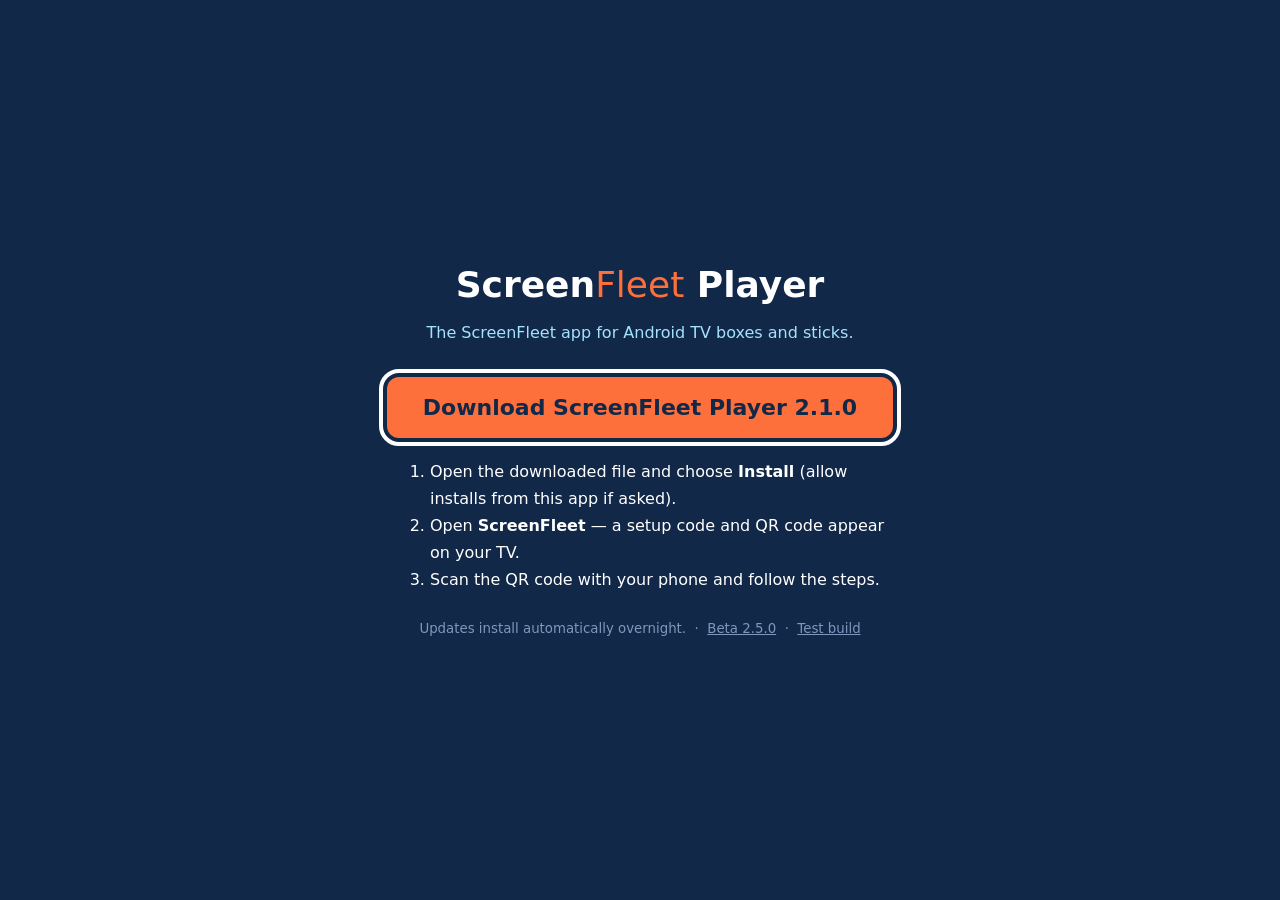
<file: android/index.html>
<!doctype html>
<html lang="en"><head><meta charset="utf-8"><meta name="viewport" content="width=device-width,initial-scale=1">
<title>ScreenFleet Player for Android</title>
<style>
 body{margin:0;background:#122849;color:#fff;font-family:Montserrat,system-ui,sans-serif;display:flex;min-height:100vh;align-items:center;justify-content:center;text-align:center}
 main{padding:32px;max-width:600px} h1{font-weight:800;font-size:36px;margin:0 0 8px} h1 span{font-weight:300;color:#FD703B}
 p{color:#A5E2FF;line-height:1.5} ol{color:#fff;text-align:left;line-height:1.7;margin:20px auto;max-width:460px}
 a.btn{display:inline-block;margin-top:16px;padding:18px 36px;border-radius:12px;background:#FD703B;color:#122849;font-weight:800;font-size:22px;text-decoration:none}
 a.btn:focus{outline:4px solid #fff;outline-offset:4px} small{display:block;margin-top:28px;color:#7F97BD} small a{color:#7F97BD}
</style></head><body><main>
<h1>Screen<span>Fleet</span> Player</h1>
<p>The ScreenFleet app for Android TV boxes and sticks.</p>
<a class="btn" href="latest.apk" autofocus>Download ScreenFleet Player 2.1.0</a>
<ol>
 <li>Open the downloaded file and choose <b>Install</b> (allow installs from this app if asked).</li>
 <li>Open <b>ScreenFleet</b> — a setup code and QR code appear on your TV.</li>
 <li>Scan the QR code with your phone and follow the steps.</li>
</ol>
<small>Updates install automatically overnight. &nbsp;·&nbsp; <a href="beta.apk">Beta 2.5.0</a> &nbsp;·&nbsp; <a href="dev.apk">Test build</a></small>
</main></body></html>
</file>
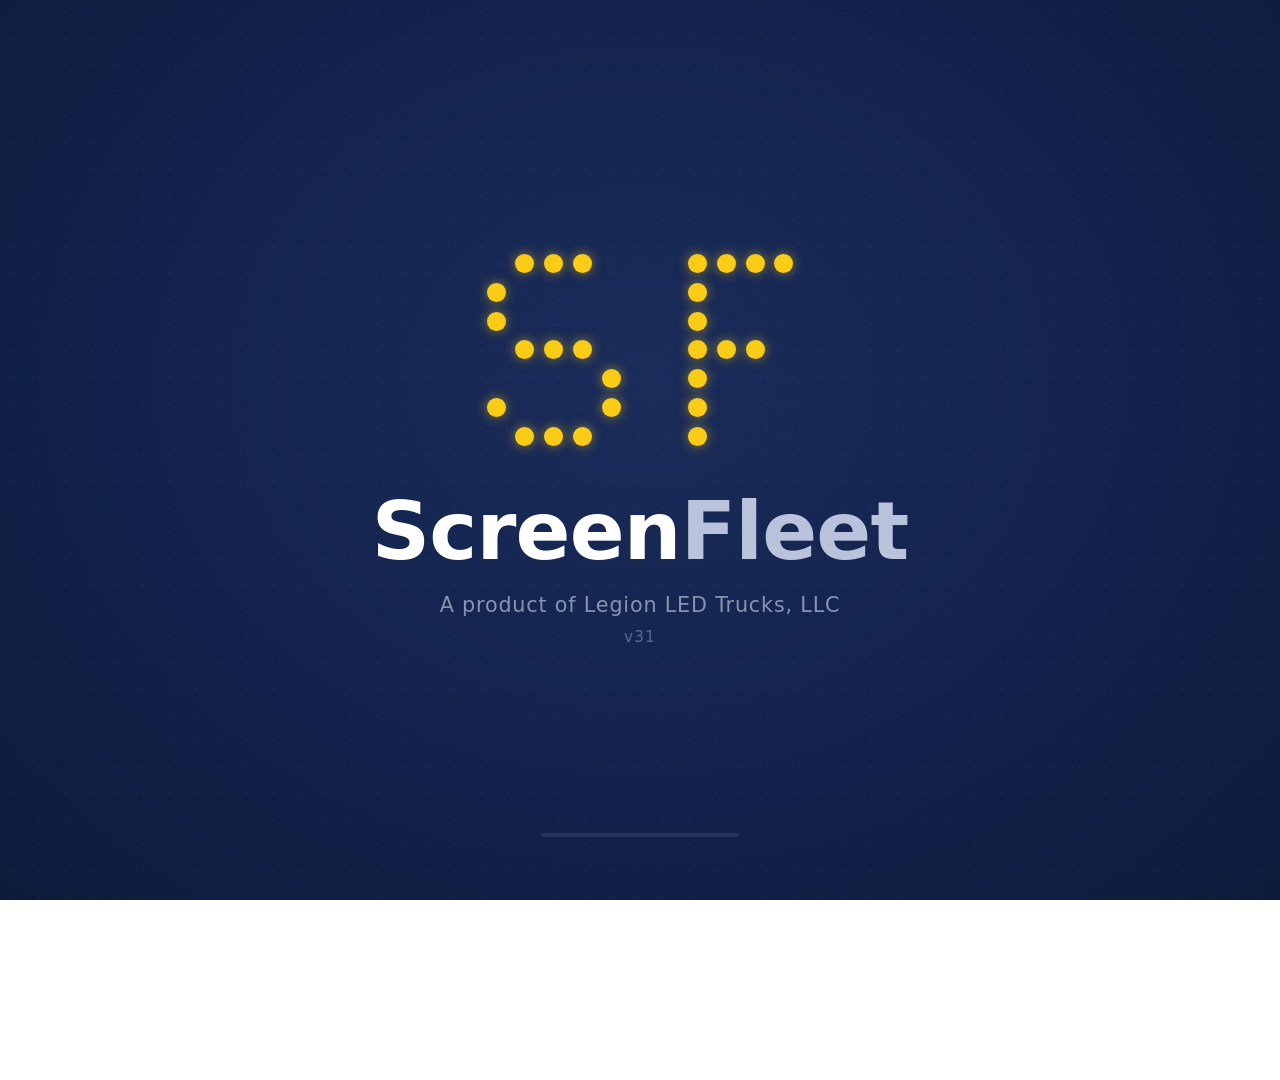
<file: brightsign/index.html>
<!DOCTYPE html>
<html>
<head>
  <meta charset="UTF-8">
  <meta name="viewport" content="width=1920, height=1080">
  <title>ScreenFleet - XT1145 Spare</title>
  <style>
    * { margin: 0; padding: 0; box-sizing: border-box; }
    html, body { width: 1920px; height: 1080px; overflow: hidden; background: transparent; font-family: "Segoe UI", system-ui, sans-serif; }
    #hdmi-layer { position: absolute; top: 0; left: 0; width: 100%; height: 100%; pointer-events: none; }
    #canvas { position: absolute; top: 0; left: 0; background: transparent; }
    #status { position: fixed; bottom: 6px; right: 8px; color: rgba(255,255,255,0.1); font: 10px monospace; z-index: 9999; pointer-events: none; }

    /* ── Splash overlay ── */
    #splash {
      position: fixed; inset: 0; z-index: 99999;
      display: flex; flex-direction: column; align-items: center; justify-content: center;
      background:
        radial-gradient(circle at 13px 13px, rgba(135,148,174,0.06) 1.4px, transparent 1.6px) 0 0 / 26px 26px,
        radial-gradient(ellipse at 50% 42%, #1A2C5A 0%, #13224D 55%, #0E1B3A 100%);
      transition: opacity 0.8s ease;
    }
    #splash.hidden { opacity: 0; pointer-events: none; }
    .sf-led-mark { display: grid; gap: 1.1vmin; margin-bottom: 5vmin; }
    .sf-led-row { display: flex; gap: 1.1vmin; justify-content: center; }
    .sf-dot {
      width: 2.1vmin; height: 2.1vmin; border-radius: 50%;
      background: #1d2f5e; transform: scale(0.6); opacity: 0.35;
    }
    .sf-dot.on { animation: sfLightUp 0.5s ease-out forwards; }
    @keyframes sfLightUp {
      0%   { background: #1d2f5e; transform: scale(0.6); opacity: 0.35; }
      55%  { background: #FACC16; transform: scale(1.18);
             box-shadow: 0 0 2vmin rgba(250,204,22,0.9), 0 0 0.6vmin rgba(250,204,22,1); opacity: 1; }
      100% { background: #FACC16; transform: scale(1);
             box-shadow: 0 0 1.3vmin rgba(250,204,22,0.55); opacity: 1; }
    }
    .sf-wordmark {
      font-size: 9vmin; font-weight: 700; letter-spacing: -0.01em; line-height: 1;
      opacity: 0; transform: translateY(2vmin);
      animation: sfRise 0.9s cubic-bezier(.2,.7,.2,1) forwards; animation-delay: 1.7s;
    }
    .sf-wordmark .sf-screen { color: #ffffff; }
    .sf-wordmark .sf-fleet  { color: #B9C4DC; font-weight: 600; }
    .sf-tagline {
      margin-top: 2.4vmin; font-size: 2.3vmin; font-weight: 500;
      letter-spacing: 0.04em; color: #8794AE;
      opacity: 0; animation: sfFadeIn 1s ease forwards; animation-delay: 2.3s;
    }
    .sf-version {
      margin-top: 1.2vmin; font-size: 1.7vmin; font-weight: 500;
      letter-spacing: 0.08em; color: #5B6B8C;
      opacity: 0; animation: sfFadeIn 1s ease forwards; animation-delay: 2.6s;
    }
    .sf-loader {
      position: absolute; bottom: 7vmin;
      width: 22vmin; height: 0.5vmin; border-radius: 3px;
      background: rgba(135,148,174,0.18); overflow: hidden;
      opacity: 0; animation: sfFadeIn 0.8s ease forwards; animation-delay: 2.8s;
    }
    .sf-loader::before {
      content: ""; position: absolute; top: 0; left: -40%; width: 40%; height: 100%;
      border-radius: 3px; background: linear-gradient(90deg, transparent, #FACC16, transparent);
      animation: sfSweep 1.4s ease-in-out infinite; animation-delay: 3.0s;
    }
    @keyframes sfRise   { to { opacity: 1; transform: translateY(0); } }
    @keyframes sfFadeIn { to { opacity: 1; } }
    @keyframes sfSweep  { 0% { left: -40%; } 100% { left: 100%; } }
  </style>
</head>
<body>
  <!-- Splash overlay — hidden by player.js after content renders (min 3s) -->
  <div id="splash">
    <div class="sf-led-mark" id="sfLedMark"></div>
    <div class="sf-wordmark">
      <span class="sf-screen">Screen</span><span class="sf-fleet">Fleet</span>
    </div>
    <div class="sf-tagline">A product of Legion LED Trucks, LLC</div>
    <div class="sf-version">v31</div>
    <div class="sf-loader"></div>
  </div>

  <div id="hdmi-layer"></div>
  <div id="canvas"></div>
  <div id="status">ScreenFleet v31</div>

  <script>
    // LED dot animation — runs immediately on DOM load, no JS dependency
    (function() {
      var PATTERN = [
        "01110 00 1111",
        "10000 00 1000",
        "10000 00 1000",
        "01110 00 1110",
        "00001 00 1000",
        "10001 00 1000",
        "01110 00 1000",
      ].map(function(r) { return r.replace(/\s/g, ""); });
      var mark = document.getElementById("sfLedMark");
      var lit = [];
      PATTERN.forEach(function(rowStr) {
        var row = document.createElement("div");
        row.className = "sf-led-row";
        rowStr.split("").forEach(function(cell) {
          var dot = document.createElement("div");
          dot.className = "sf-dot";
          row.appendChild(dot);
          if (cell === "1") lit.push(dot);
        });
        mark.appendChild(row);
      });
      lit.forEach(function(dot, i) {
        setTimeout(function() { dot.classList.add("on"); }, 120 + i * 45);
      });
    })();
  </script>

  <script>window.__SF_NATIVE_PACKAGE__ = true;</script>
  <script src="./player.js"></script>
</body>
</html>
</file>
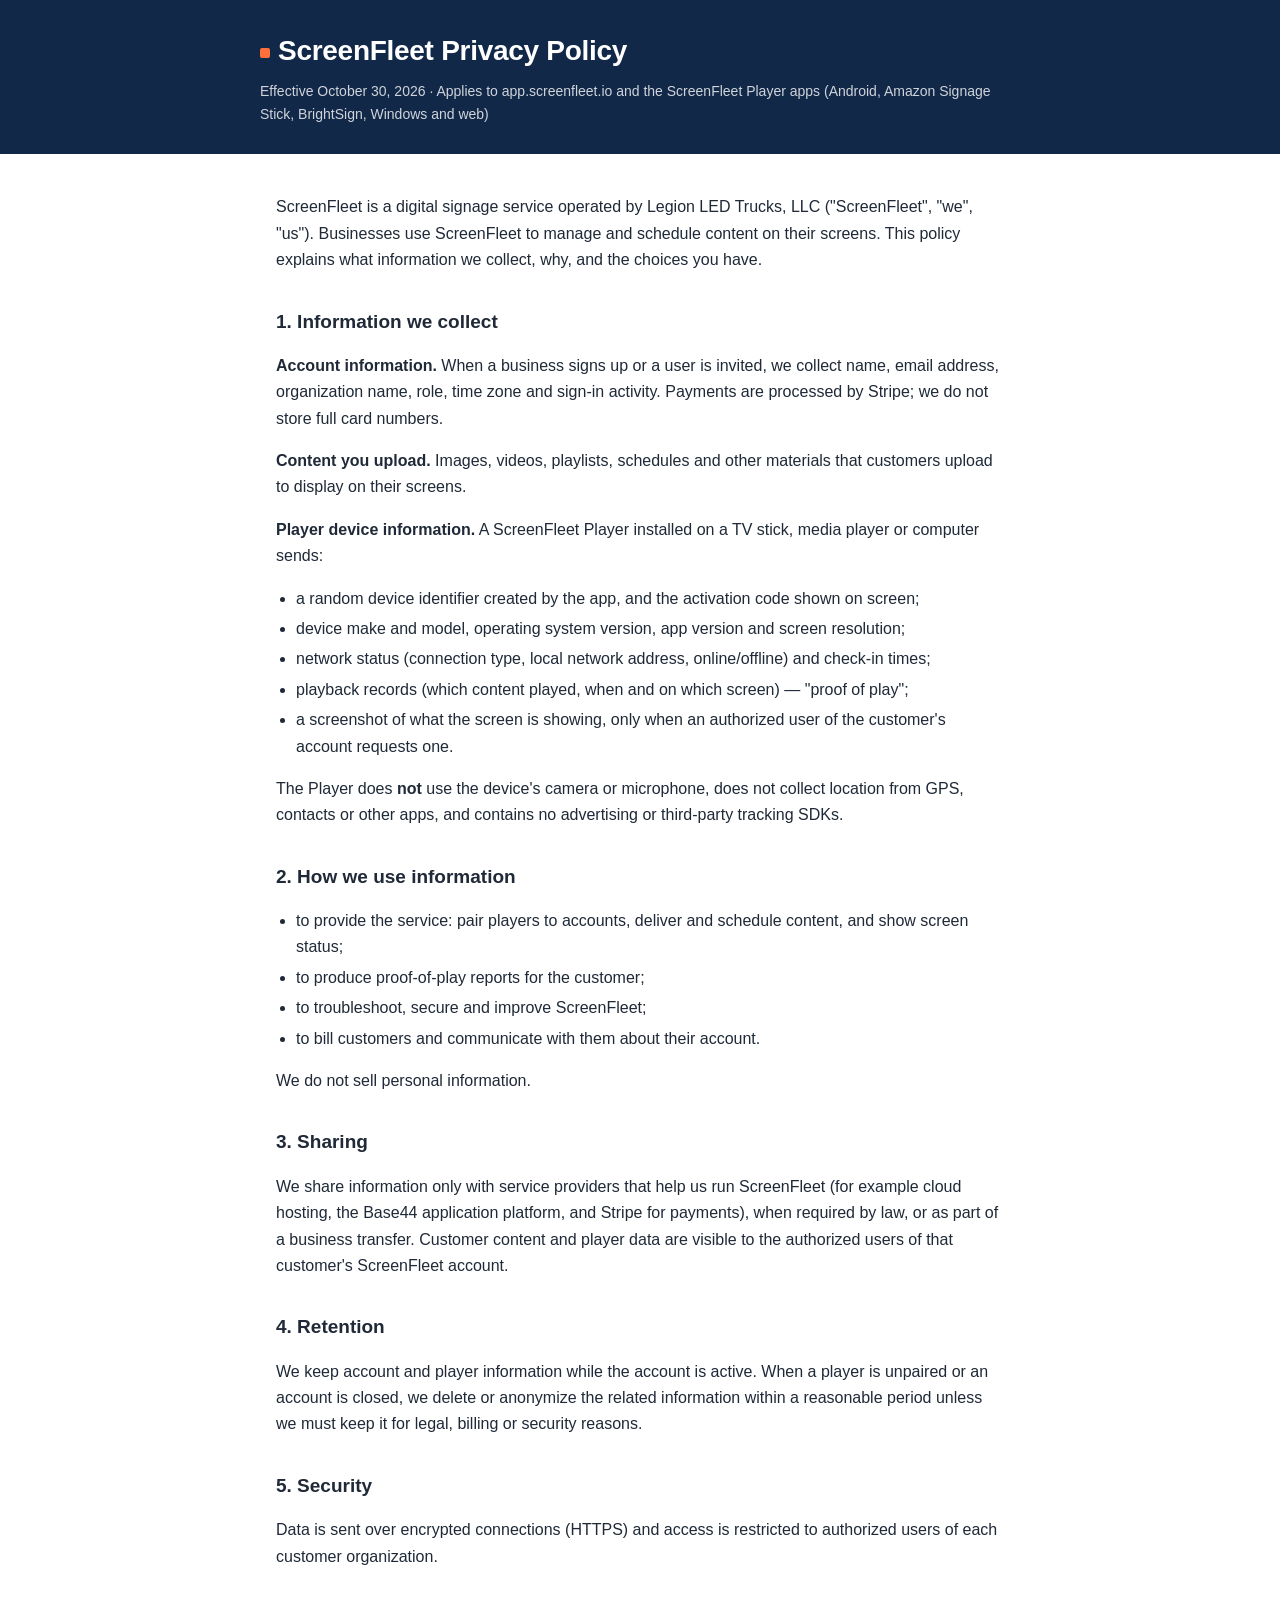
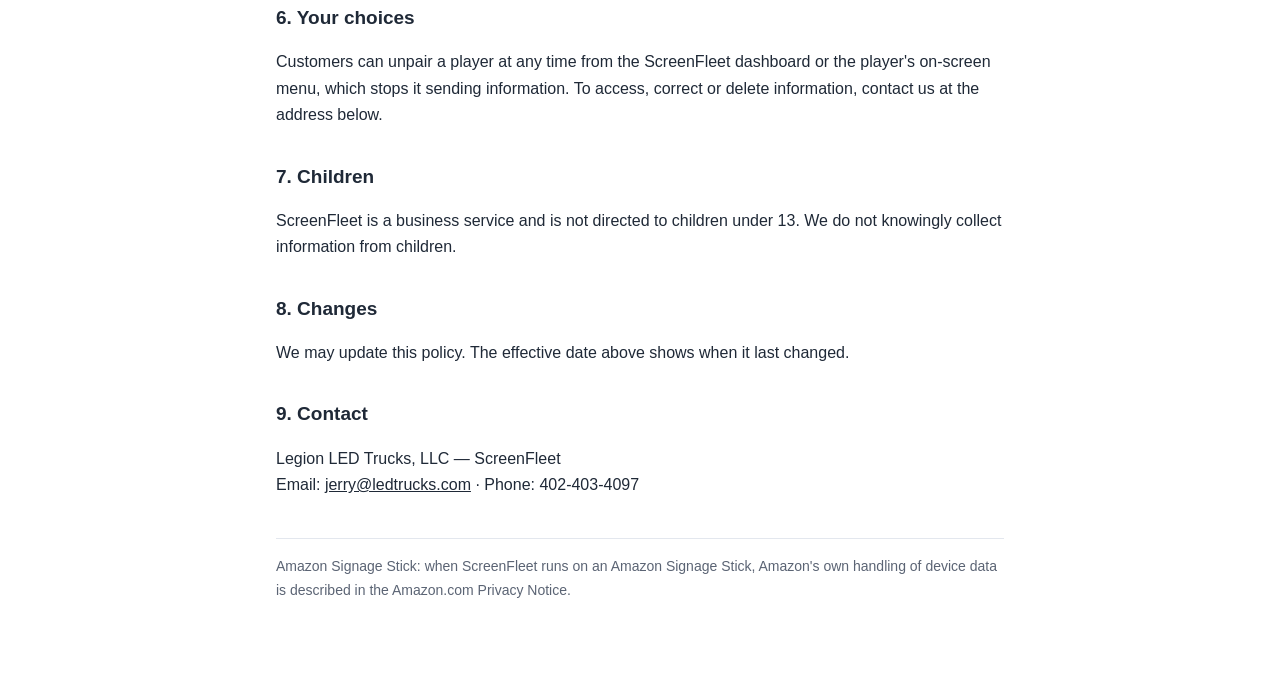
<file: privacy/index.html>
<!doctype html>
<html lang="en">
<head>
<meta charset="utf-8">
<meta name="viewport" content="width=device-width, initial-scale=1">
<title>ScreenFleet Privacy Policy</title>
<meta name="description" content="How ScreenFleet and the ScreenFleet Player apps collect, use and protect information.">
<style>
  :root { --navy:#122849; --ink:#1f2937; --muted:#5b6474; --line:#e3e7ee; --accent:#FD703B; --bg:#ffffff; }
  @media (prefers-color-scheme: dark) { :root { --ink:#e6e9ef; --muted:#a3acbb; --line:#2a3445; --bg:#0d1626; } }
  * { box-sizing:border-box; }
  body { margin:0; background:var(--bg); color:var(--ink); font:16px/1.65 -apple-system, BlinkMacSystemFont, "Segoe UI", Roboto, Helvetica, Arial, sans-serif; }
  header { background:var(--navy); color:#fff; padding:28px 16px; }
  header .wrap, main { max-width:760px; margin:0 auto; }
  header h1 { margin:0; font-size:28px; letter-spacing:-.01em; }
  header p { margin:6px 0 0; opacity:.8; font-size:14px; }
  .dot { display:inline-block; width:10px; height:10px; background:var(--accent); margin-right:8px; vertical-align:middle; border-radius:2px; }
  main { padding:24px 16px 64px; }
  h2 { font-size:19px; margin:32px 0 8px; }
  ul { padding-left:20px; }
  li { margin:4px 0; }
  .note { color:var(--muted); font-size:14px; border-top:1px solid var(--line); margin-top:40px; padding-top:16px; }
  a { color:inherit; }
</style>
</head>
<body>
<header><div class="wrap">
  <h1><span class="dot"></span>ScreenFleet Privacy Policy</h1>
  <p>Effective October 30, 2026 · Applies to app.screenfleet.io and the ScreenFleet Player apps (Android, Amazon Signage Stick, BrightSign, Windows and web)</p>
</div></header>
<main>
<p>ScreenFleet is a digital signage service operated by Legion LED Trucks, LLC ("ScreenFleet", "we", "us"). Businesses use ScreenFleet to manage and schedule content on their screens. This policy explains what information we collect, why, and the choices you have.</p>

<h2>1. Information we collect</h2>
<p><strong>Account information.</strong> When a business signs up or a user is invited, we collect name, email address, organization name, role, time zone and sign-in activity. Payments are processed by Stripe; we do not store full card numbers.</p>
<p><strong>Content you upload.</strong> Images, videos, playlists, schedules and other materials that customers upload to display on their screens.</p>
<p><strong>Player device information.</strong> A ScreenFleet Player installed on a TV stick, media player or computer sends:</p>
<ul>
  <li>a random device identifier created by the app, and the activation code shown on screen;</li>
  <li>device make and model, operating system version, app version and screen resolution;</li>
  <li>network status (connection type, local network address, online/offline) and check-in times;</li>
  <li>playback records (which content played, when and on which screen) — "proof of play";</li>
  <li>a screenshot of what the screen is showing, only when an authorized user of the customer's account requests one.</li>
</ul>
<p>The Player does <strong>not</strong> use the device's camera or microphone, does not collect location from GPS, contacts or other apps, and contains no advertising or third-party tracking SDKs.</p>

<h2>2. How we use information</h2>
<ul>
  <li>to provide the service: pair players to accounts, deliver and schedule content, and show screen status;</li>
  <li>to produce proof-of-play reports for the customer;</li>
  <li>to troubleshoot, secure and improve ScreenFleet;</li>
  <li>to bill customers and communicate with them about their account.</li>
</ul>
<p>We do not sell personal information.</p>

<h2>3. Sharing</h2>
<p>We share information only with service providers that help us run ScreenFleet (for example cloud hosting, the Base44 application platform, and Stripe for payments), when required by law, or as part of a business transfer. Customer content and player data are visible to the authorized users of that customer's ScreenFleet account.</p>

<h2>4. Retention</h2>
<p>We keep account and player information while the account is active. When a player is unpaired or an account is closed, we delete or anonymize the related information within a reasonable period unless we must keep it for legal, billing or security reasons.</p>

<h2>5. Security</h2>
<p>Data is sent over encrypted connections (HTTPS) and access is restricted to authorized users of each customer organization.</p>

<h2>6. Your choices</h2>
<p>Customers can unpair a player at any time from the ScreenFleet dashboard or the player's on-screen menu, which stops it sending information. To access, correct or delete information, contact us at the address below.</p>

<h2>7. Children</h2>
<p>ScreenFleet is a business service and is not directed to children under 13. We do not knowingly collect information from children.</p>

<h2>8. Changes</h2>
<p>We may update this policy. The effective date above shows when it last changed.</p>

<h2>9. Contact</h2>
<p>Legion LED Trucks, LLC — ScreenFleet<br>Email: <a href="mailto:jerry@ledtrucks.com">jerry@ledtrucks.com</a> · Phone: 402-403-4097</p>

<p class="note">Amazon Signage Stick: when ScreenFleet runs on an Amazon Signage Stick, Amazon's own handling of device data is described in the Amazon.com Privacy Notice.</p>
</main>
</body>
</html>
</file>
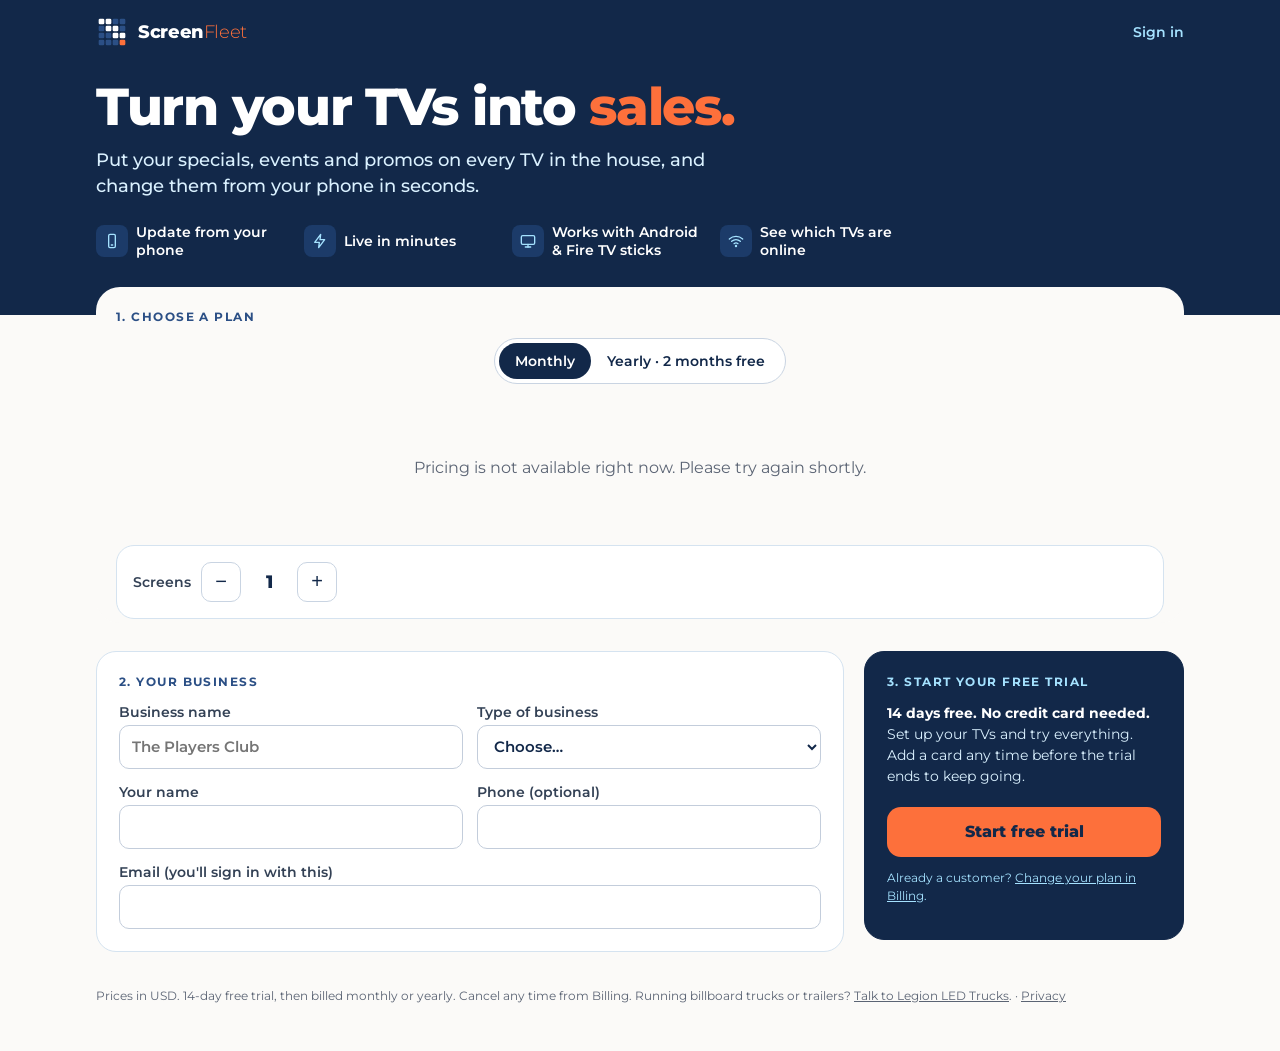
<file: signup/index.html>
<!doctype html>
<html lang="en">
<head>
<meta charset="utf-8">
<meta name="viewport" content="width=device-width, initial-scale=1">
<title>ScreenFleet Pricing & Signup</title>
<meta name="description" content="Digital signage for bars, restaurants and golf courses. Put your specials on every TV and change them from your phone. Plans from $19 per screen.">
<link rel="preconnect" href="https://fonts.googleapis.com">
<link rel="stylesheet" href="https://fonts.googleapis.com/css2?family=Montserrat:wght@300;400;500;600;700;800&display=swap">
<link rel="stylesheet" href="./signup.css">
</head>
<body>
<header class="top">
  <div class="wrap row">
    <a class="logo" href="./" aria-label="ScreenFleet">
      <svg viewBox="0 0 96 96" width="32" height="32" aria-hidden="true">
        <g fill="#2B4F85"><rect x="50" y="8" width="17" height="17" rx="4"/><rect x="71" y="8" width="17" height="17" rx="4"/><rect x="8" y="29" width="17" height="17" rx="4"/><rect x="71" y="29" width="17" height="17" rx="4"/><rect x="8" y="50" width="17" height="17" rx="4"/><rect x="29" y="50" width="17" height="17" rx="4"/><rect x="8" y="71" width="17" height="17" rx="4"/><rect x="29" y="71" width="17" height="17" rx="4"/><rect x="50" y="71" width="17" height="17" rx="4"/></g>
        <g fill="#FFFFFF"><rect x="8" y="8" width="17" height="17" rx="4"/><rect x="29" y="8" width="17" height="17" rx="4"/><rect x="29" y="29" width="17" height="17" rx="4"/><rect x="50" y="29" width="17" height="17" rx="4"/><rect x="50" y="50" width="17" height="17" rx="4"/><rect x="71" y="50" width="17" height="17" rx="4"/></g>
        <rect x="71" y="71" width="17" height="17" rx="4" fill="#FD703B"/>
      </svg>
      <span class="wordmark"><b>Screen</b><i>Fleet</i></span>
    </a>
    <a class="signin" href="https://app.screenfleet.io/">Sign in</a>
  </div>
</header>

<section class="hero">
  <div class="wrap">
    <h1>Turn your TVs into <span class="o">sales.</span></h1>
    <p class="lede">Put your specials, events and promos on every TV in the house, and change them from your phone in seconds.</p>
    <ul class="perks">
      <li><span class="ic"><svg viewBox="0 0 24 24" width="16" height="16" fill="none" stroke="#A5E2FF" stroke-width="2" stroke-linecap="round" stroke-linejoin="round" aria-hidden="true"><rect x="7" y="2" width="10" height="20" rx="2"/><line x1="11" y1="18" x2="13" y2="18"/></svg></span>Update from your phone</li>
      <li><span class="ic"><svg viewBox="0 0 24 24" width="16" height="16" fill="none" stroke="#A5E2FF" stroke-width="2" stroke-linecap="round" stroke-linejoin="round" aria-hidden="true"><path d="M13 2L4 14h7l-1 8 9-12h-7l1-8z"/></svg></span>Live in minutes</li>
      <li><span class="ic"><svg viewBox="0 0 24 24" width="16" height="16" fill="none" stroke="#A5E2FF" stroke-width="2" stroke-linecap="round" stroke-linejoin="round" aria-hidden="true"><rect x="2" y="4" width="20" height="13" rx="2"/><line x1="8" y1="21" x2="16" y2="21"/><line x1="12" y1="17" x2="12" y2="21"/></svg></span>Works with Android &amp; Fire TV sticks</li>
      <li><span class="ic"><svg viewBox="0 0 24 24" width="16" height="16" fill="none" stroke="#A5E2FF" stroke-width="2" stroke-linecap="round" stroke-linejoin="round" aria-hidden="true"><path d="M2 9a15 15 0 0 1 20 0"/><path d="M5.5 12.5a10 10 0 0 1 13 0"/><path d="M9 16a5 5 0 0 1 6 0"/><circle cx="12" cy="19.5" r="0.8"/></svg></span>See which TVs are online</li>
    </ul>
  </div>
</section>

<main class="wrap">
  <section class="card plans-card">
    <h2 class="step">1. Choose a plan</h2>
    <div class="toggle" role="group" aria-label="Billing interval">
      <button type="button" data-interval="month" aria-pressed="true">Monthly</button>
      <button type="button" data-interval="year" aria-pressed="false">Yearly · 2 months free</button>
    </div>
    <div id="plans" class="plans" aria-live="polite"><p class="muted center">Loading plans…</p></div>
    <div id="qtybar" class="qtybar" hidden>
      <div class="qty">
        <span id="qtylabel">Screens</span>
        <button type="button" id="minus" aria-label="Fewer screens">−</button>
        <span id="qty" class="qtyn">1</span>
        <button type="button" id="plus" aria-label="More screens">+</button>
      </div>
      <div class="total"><small id="summary"></small><strong id="total"></strong></div>
      <p id="tip" class="tip" hidden></p>
    </div>
  </section>

  <form id="form" class="grid2" novalidate>
    <section class="card">
      <h2 class="step">2. Your business</h2>
      <div class="fields">
        <label>Business name<input name="company_name" required autocomplete="organization" placeholder="The Players Club"></label>
        <label>Type of business
          <select name="industry">
            <option value="">Choose…</option>
            <option value="bar_restaurant">Bar or restaurant</option>
            <option value="golf_club">Golf course or country club</option>
            <option value="retail">Retail store</option>
            <option value="hospitality">Hotel or hospitality</option>
            <option value="church">Church</option>
            <option value="office">Office or lobby</option>
            <option value="education">School or campus</option>
            <option value="other">Other</option>
          </select>
        </label>
        <label>Your name<input name="owner_name" required autocomplete="name"></label>
        <label>Phone (optional)<input name="phone" type="tel" autocomplete="tel"></label>
        <label class="full">Email (you'll sign in with this)<input name="email" type="email" required autocomplete="email"></label>
        <label class="hp" aria-hidden="true">Website<input name="website" tabindex="-1" autocomplete="off"></label>
      </div>
    </section>
    <section class="card pay">
      <h2 class="step light">3. Start your free trial</h2>
      <p><strong style="color:#fff">14 days free. No credit card needed.</strong> Set up your TVs and try everything. Add a card any time before the trial ends to keep going.</p>
      <p id="err" class="err" role="alert" hidden></p>
      <button id="go" type="submit" class="cta">Start free trial</button>
      <p class="small">Already a customer? <a href="https://app.screenfleet.io/Billing">Change your plan in Billing</a>.</p>
    </section>
  </form>
</main>

<footer class="wrap foot">
  Prices in USD. 14-day free trial, then billed monthly or yearly. Cancel any time from Billing. Running billboard trucks or trailers? <a href="https://ledtrucks.com">Talk to Legion LED Trucks</a>.
  · <a href="../privacy/">Privacy</a>
</footer>
<script src="./signup.js"></script>
</body>
</html>
</file>
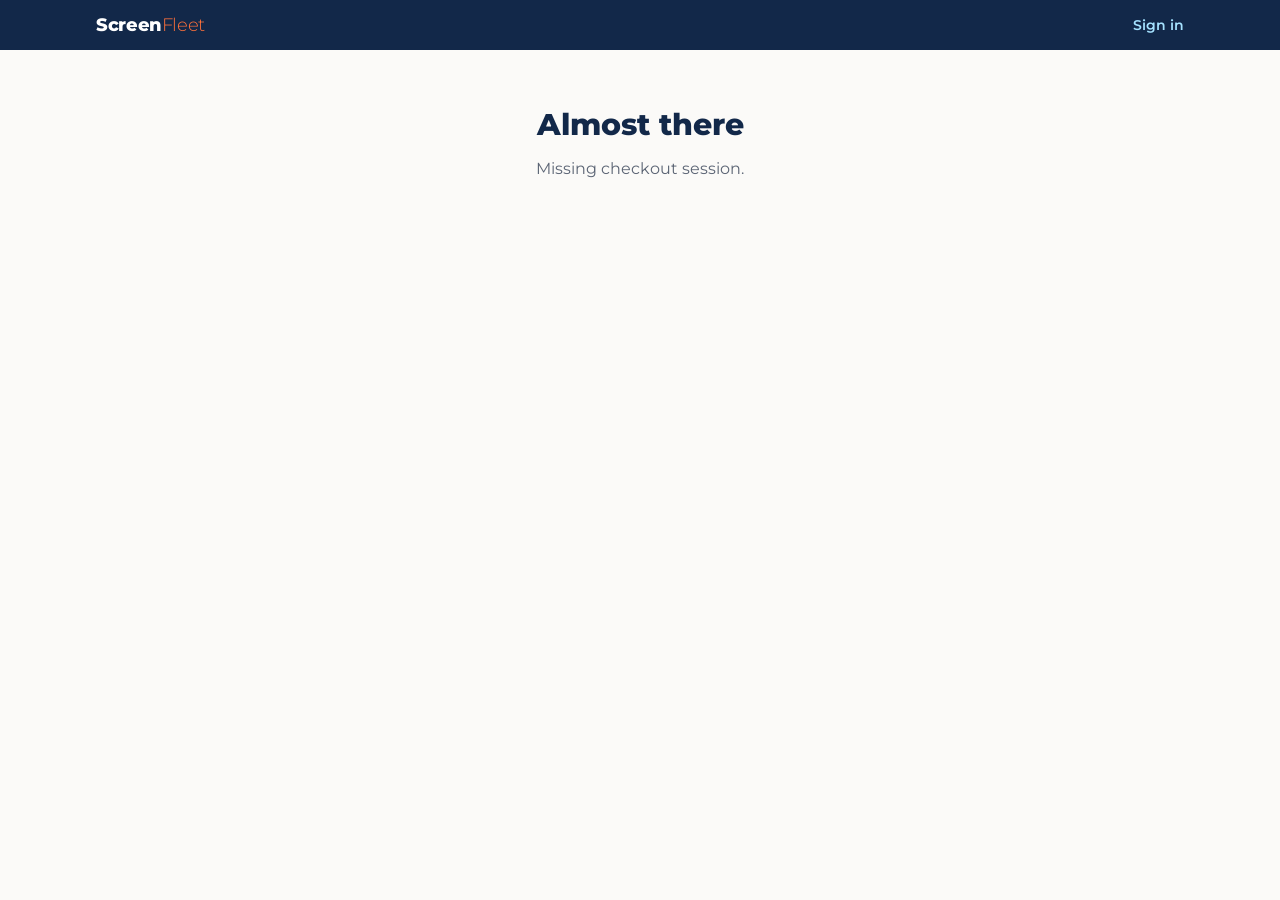
<file: signup/welcome/index.html>
<!doctype html>
<html lang="en">
<head>
<meta charset="utf-8">
<meta name="viewport" content="width=device-width, initial-scale=1">
<title>Welcome to ScreenFleet</title>
<meta name="robots" content="noindex">
<link rel="preconnect" href="https://fonts.googleapis.com">
<link rel="stylesheet" href="https://fonts.googleapis.com/css2?family=Montserrat:wght@400;600;800&display=swap">
<link rel="stylesheet" href="../signup.css">
</head>
<body>
<header class="top"><div class="wrap row">
  <span class="logo"><span class="wordmark"><b>Screen</b><i>Fleet</i></span></span>
  <a class="signin" href="https://app.screenfleet.io/">Sign in</a>
</div></header>
<main class="done" aria-live="polite">
  <div id="working"><div class="spin" role="status" aria-label="Working"></div>
    <h1>Setting up your account…</h1><p class="muted">Payment received. This takes a few seconds.</p></div>
  <div id="ready" hidden>
    <svg viewBox="0 0 24 24" width="56" height="56" fill="none" stroke="#FD703B" stroke-width="2" stroke-linecap="round" stroke-linejoin="round" aria-hidden="true"><circle cx="12" cy="12" r="10"/><path d="M8 12l3 3 5-6"/></svg>
    <h1>You're all set</h1>
    <p><span id="trialline">Your free trial runs until <strong id="ends">two weeks from today</strong>. </span>We sent a setup link to <strong id="email"></strong> — open it to set your password, then pair your first TV:</p>
    <ol>
      <li>Install the ScreenFleet player on the TV's Android or Fire TV stick and open it.</li>
      <li>It shows a QR code and a short code.</li>
      <li>Scan the QR code with your phone (or go to app.screenfleet.io/activate) and sign in. Done.</li>
    </ol>
  </div>
  <div id="fail" hidden><h1>Almost there</h1><p id="failmsg" class="muted"></p></div>
</main>
<script>
(function () {
  var API = 'https://legion-screenfleet.base44.app/api/apps/699e82a2479ad26532b0b448/functions/directSignup';
  var q = new URLSearchParams(location.search);
  var id = q.get('session_id') || '';
  if (q.get('trial')) {
    document.getElementById('email').textContent = q.get('email') || 'your email';
    var e = Date.parse(q.get('ends') || '');
    if (e) document.getElementById('ends').textContent = new Date(e).toLocaleDateString('en-US', { month: 'long', day: 'numeric', year: 'numeric' });
    document.getElementById('working').hidden = true; document.getElementById('ready').hidden = false;
    return;
  }
  var tries = 0;
  function show(which) { ['working', 'ready', 'fail'].forEach(function (k) { document.getElementById(k).hidden = k !== which; }); }
  function fail(msg) { document.getElementById('failmsg').textContent = msg; show('fail'); }
  function poll() {
    fetch(API, { method: 'POST', headers: { 'content-type': 'application/json' }, body: JSON.stringify({ action: 'status', session_id: id }) })
      .then(function (r) { return r.json(); })
      .then(function (r) {
        if (r && r.ok && r.state === 'ready') { document.getElementById('email').textContent = r.email || 'your email'; document.getElementById('trialline').hidden = true; show('ready'); return; }
        if (r && r.ok === false) { fail(r.message || "We couldn't find that checkout."); return; }
        next();
      }).catch(next);
  }
  function next() {
    if (++tries < 40) setTimeout(poll, 3000);
    else fail('This is taking longer than usual. Check your email in a few minutes, or contact support@screenfleet.io.');
  }
  if (id) poll(); else fail('Missing checkout session.');
})();
</script>
</body>
</html>
</file>
<file: signup/signup.css>
:root { --navy:#122849; --navy2:#1C3B69; --dim:#2B4F85; --orange:#FD703B; --sky:#A5E2FF; --ice:#DAF1FF; --off:#FBFAF8; --line:#D5E3F0; --ink:#122849; --muted:#5b6474; }
* { box-sizing:border-box; }
body { margin:0; background:var(--off); color:var(--ink); font-family:'Montserrat', ui-sans-serif, system-ui, -apple-system, 'Segoe UI', sans-serif; }
a { color:inherit; }
.wrap { max-width:1120px; margin:0 auto; padding:0 16px; }
.row { display:flex; align-items:center; justify-content:space-between; gap:16px; }
.top { background:var(--navy); padding:16px 0; }
.logo { display:inline-flex; align-items:center; gap:10px; text-decoration:none; }
.wordmark { font-size:18px; letter-spacing:-.02em; line-height:1; }
.wordmark b { font-weight:800; color:#fff; } .wordmark i { font-style:normal; font-weight:300; color:var(--orange); }
.signin { color:var(--sky); font-weight:600; font-size:14px; text-decoration:none; } .signin:hover { color:#fff; }
.hero { background:var(--navy); color:#fff; padding:16px 0 56px; }
.hero h1 { margin:0; font-size:clamp(34px,6vw,52px); font-weight:800; letter-spacing:-.025em; line-height:1.05; }
.hero .o { color:var(--orange); }
.lede { margin:12px 0 0; max-width:640px; font-size:18px; font-weight:500; color:var(--ice); line-height:1.45; }
.perks { list-style:none; padding:0; margin:24px 0 0; display:grid; grid-template-columns:repeat(4,minmax(0,1fr)); gap:12px; max-width:820px; }
.perks li { display:flex; align-items:center; gap:8px; font-size:14px; font-weight:600; }
.ic { width:32px; height:32px; flex:none; border-radius:8px; background:var(--navy2); display:flex; align-items:center; justify-content:center; }
main.wrap { margin-top:-28px; }
.card { background:#fff; border:1px solid var(--line); border-radius:20px; padding:22px; }
.plans-card { background:var(--off); border:0; border-radius:24px; padding:22px 20px 4px; }
@media (max-width:560px) { .plans-card { padding:18px 12px 4px; } }
.step { margin:0 0 14px; font-size:12px; font-weight:700; letter-spacing:.12em; text-transform:uppercase; color:var(--dim); }
.step.light { color:var(--sky); }
.toggle { display:flex; width:max-content; max-width:100%; margin:0 auto 18px; background:#fff; border:1px solid #c9d4e2; border-radius:999px; padding:4px; }
.toggle button { border:0; background:none; font:inherit; font-size:14px; font-weight:600; color:var(--navy); padding:0 16px; height:36px; border-radius:999px; cursor:pointer; }
.toggle button[aria-pressed="true"] { background:var(--navy); color:#fff; }
.plans { display:grid; grid-template-columns:repeat(4,minmax(0,1fr)); gap:12px; }
.plan { position:relative; text-align:left; background:#fff; border:2px solid var(--line); border-radius:18px; padding:16px; cursor:pointer; font:inherit; color:inherit; transition:box-shadow .15s; }
.plan:hover { box-shadow:0 4px 16px rgba(18,40,73,.08); }
.plan.hl { border-color:var(--navy); }
.plan[aria-pressed="true"] { border-color:var(--orange); }
.plan .badge { position:absolute; top:-11px; right:12px; background:var(--orange); color:var(--navy); font-size:11px; font-weight:800; padding:2px 8px; border-radius:999px; }
.plan .name { font-weight:800; font-size:16px; }
.plan .price { margin-top:8px; display:flex; align-items:baseline; gap:4px; }
.plan .price b { font-size:32px; font-weight:800; letter-spacing:-.02em; }
.plan .price span { font-size:14px; font-weight:600; color:var(--muted); }
.plan .scr { margin-top:4px; font-size:14px; font-weight:700; }
.plan .blurb { margin-top:4px; font-size:12px; color:var(--muted); line-height:1.4; }
.qtybar { margin-top:12px; background:#fff; border:1px solid var(--line); border-radius:18px; padding:16px; display:flex; flex-wrap:wrap; align-items:center; gap:12px 24px; }
.qty { display:flex; align-items:center; gap:10px; font-size:14px; font-weight:600; color:#334155; }
.qty button { width:40px; height:40px; border-radius:10px; border:1px solid #c9d4e2; background:#fff; font-size:20px; cursor:pointer; color:var(--navy); }
.qty button:disabled { opacity:.4; cursor:default; }
.qtyn { width:36px; text-align:center; font-size:18px; font-weight:800; color:var(--navy); }
.total { margin-left:auto; text-align:right; }
.total small { display:block; font-size:12px; color:var(--muted); }
.total strong { font-size:26px; font-weight:800; }
.tip { flex-basis:100%; margin:0; background:var(--ice); border-radius:10px; padding:8px 12px; font-size:13px; }
.tip button { border:0; background:none; font:inherit; font-weight:700; text-decoration:underline; cursor:pointer; color:var(--navy); padding:0; }
.grid2 { margin-top:28px; display:grid; grid-template-columns:1fr 320px; gap:20px; align-items:start; }
.fields { display:grid; grid-template-columns:1fr 1fr; gap:14px; }
.fields label { display:block; font-size:14px; font-weight:600; color:#334155; }
.fields .full { grid-column:1 / -1; }
.fields input, .fields select { display:block; width:100%; margin-top:4px; height:44px; border:1px solid #c3cddb; border-radius:10px; padding:0 12px; font:inherit; font-size:15px; background:#fff; color:var(--ink); }
.fields input:focus, .fields select:focus { outline:2px solid var(--navy2); outline-offset:1px; }
.pay { background:var(--navy); color:var(--ice); border-color:var(--navy); position:sticky; top:16px; }
.pay p { font-size:14px; line-height:1.5; }
.cta { width:100%; height:50px; margin-top:6px; border:0; border-radius:14px; background:var(--orange); color:var(--navy); font:inherit; font-size:16px; font-weight:800; cursor:pointer; }
.cta:disabled { opacity:.6; cursor:default; }
.err { background:rgba(255,255,255,.12); border-radius:10px; padding:8px 12px; color:#fff; }
.small { font-size:12px !important; color:var(--sky); }
.muted { color:var(--muted); } .center { text-align:center; grid-column:1 / -1; padding:40px 0; }
.foot { padding:36px 16px 48px; font-size:12px; color:var(--muted); }
/* welcome */
.done { max-width:560px; margin:56px auto; text-align:center; padding:0 16px; }
.done h1 { font-size:30px; font-weight:800; margin:16px 0 8px; }
.done ol { text-align:left; background:#fff; border:1px solid var(--line); border-radius:16px; padding:18px 18px 18px 36px; line-height:1.6; font-size:14px; color:#334155; }
.spin { width:44px; height:44px; margin:0 auto; border:4px solid var(--line); border-top-color:var(--navy); border-radius:50%; animation:sp 0.9s linear infinite; }
@keyframes sp { to { transform:rotate(360deg); } }
@media (max-width:900px) { .plans { grid-template-columns:repeat(2,minmax(0,1fr)); } .grid2 { grid-template-columns:1fr; } .pay { position:static; } }
@media (max-width:560px) { .plans { grid-template-columns:1fr; } .perks { grid-template-columns:1fr 1fr; } .fields { grid-template-columns:1fr; } .total { margin-left:0; text-align:left; } .toggle button { padding:0 12px; } }
.hp { position:absolute !important; left:-9999px; width:1px; height:1px; overflow:hidden; }
</file>
